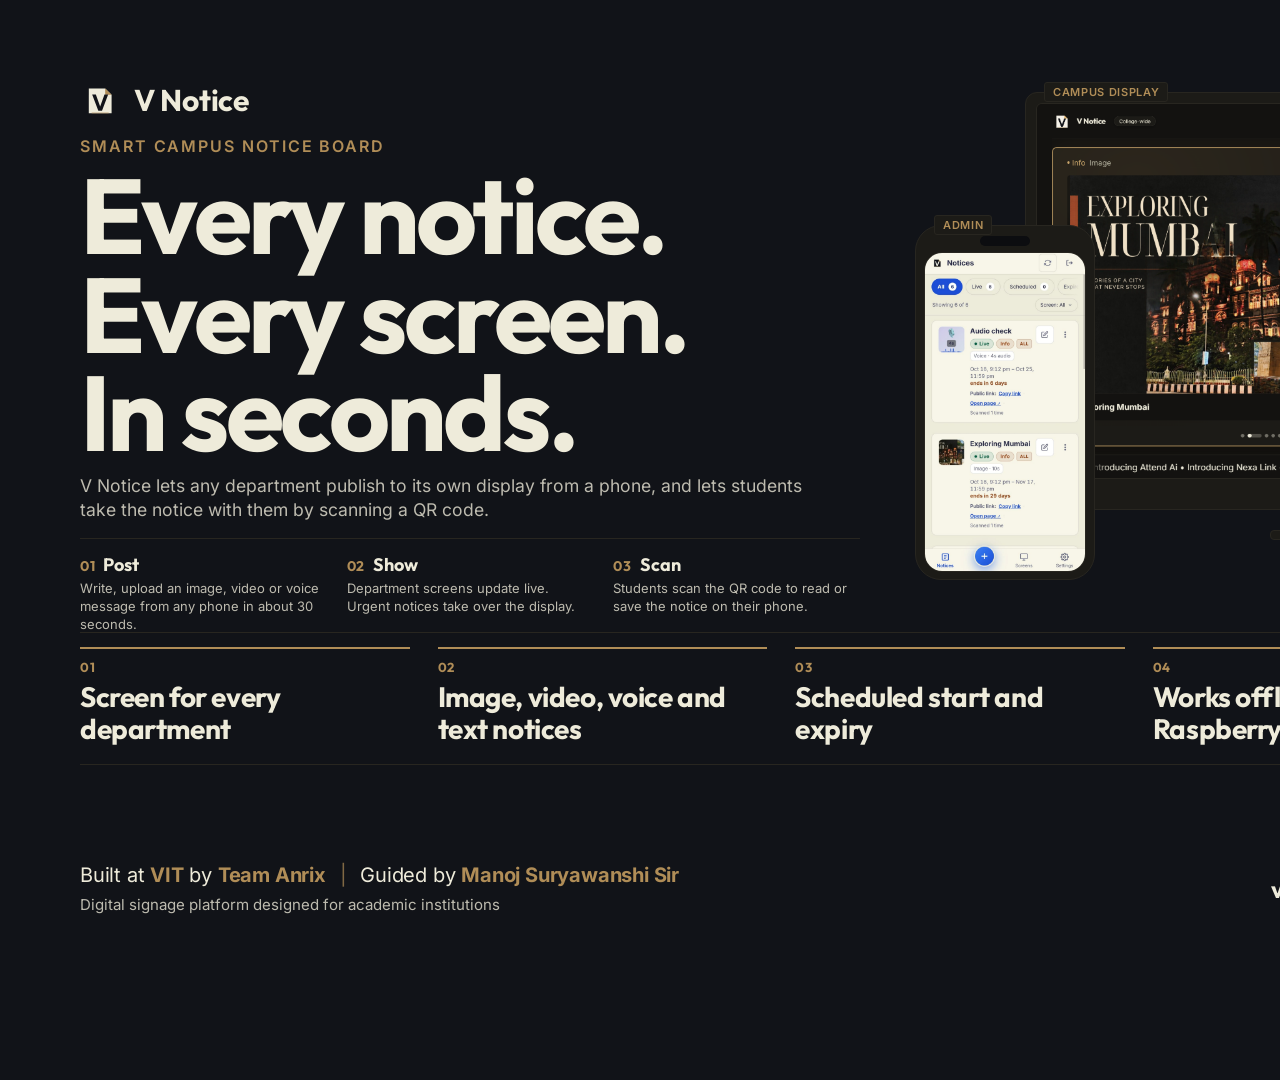
<file: assets/poster/index.html>
<!DOCTYPE html>
<html lang="en">
<head>
  <meta charset="UTF-8">
  <title>V Notice Exhibition Poster</title>
  <!-- Google Fonts fallback -->
  <link rel="preconnect" href="https://fonts.googleapis.com">
  <link rel="preconnect" href="https://fonts.gstatic.com" crossorigin>
  <link href="https://fonts.googleapis.com/css2?family=Inter:wght@400;500;600&family=Outfit:wght@600;700&display=swap" rel="stylesheet">
  <style>
    /* Embedded Brand Fonts */
    @font-face {
      font-family: 'Outfit';
      font-style: normal;
      font-weight: 700;
      font-display: swap;
      src: url('[data-uri]') format('woff2'),
           url('../static/fonts/Outfit-Bold.woff2') format('woff2');
    }
    @font-face {
      font-family: 'Outfit';
      font-style: normal;
      font-weight: 600;
      font-display: swap;
      src: url('[data-uri]') format('woff2'),
           url('../static/fonts/Outfit-Bold.woff2') format('woff2');
    }
    @font-face {
      font-family: 'Outfit';
      font-style: normal;
      font-weight: 400;
      font-display: swap;
      src: url('[data-uri]') format('woff2'),
           url('../static/fonts/Outfit-Regular.woff2') format('woff2');
    }
    @font-face {
      font-family: 'Inter';
      font-style: normal;
      font-weight: 700;
      font-display: swap;
      src: url('[data-uri]') format('woff2'),
           url('../static/fonts/Inter-Bold.woff2') format('woff2');
    }
    @font-face {
      font-family: 'Inter';
      font-style: normal;
      font-weight: 500;
      font-display: swap;
      src: url('[data-uri]') format('woff2'),
           url('../static/fonts/Inter-Regular.woff2') format('woff2');
    }
    @font-face {
      font-family: 'Inter';
      font-style: normal;
      font-weight: 400;
      font-display: swap;
      src: url('[data-uri]') format('woff2'),
           url('../static/fonts/Inter-Regular.woff2') format('woff2');
    }

    /* Print & 16:9 Canvas Setup */
    @page {
      size: 1920px 1080px;
      margin: 0;
    }

    *, *::before, *::after {
      box-sizing: border-box;
      margin: 0;
      padding: 0;
    }

    :root {
      --color-ink: #111318;
      --color-vanilla: #EEEBDA;
      --color-gold: #B08D57;
      --color-panel: #1C1B17;
      --color-panel-border: #282620;
      --color-text-dim: rgba(238, 235, 218, 0.78);
      --font-headline: 'Outfit', -apple-system, BlinkMacSystemFont, 'Segoe UI', Roboto, sans-serif;
      --font-body: 'Inter', -apple-system, BlinkMacSystemFont, 'Segoe UI', Roboto, sans-serif;
    }

    html, body {
      width: 1920px;
      height: 1080px;
      overflow: hidden;
      background-color: var(--color-ink);
      color: var(--color-vanilla);
      font-family: var(--font-body);
      -webkit-font-smoothing: antialiased;
      -moz-osx-font-smoothing: grayscale;
    }

    /* Outer Canvas with 80px Safe Margins */
    .poster-canvas {
      width: 1920px;
      height: 1080px;
      padding: 80px;
      display: flex;
      flex-direction: column;
      justify-content: space-between;
      position: relative;
    }

    /* TOP / MAIN SECTION (520px height): Left 45% (780px), Right 55% (940px) */
    .poster-main {
      width: 1760px;
      height: 520px;
      display: grid;
      grid-template-columns: 780px 940px;
      gap: 40px;
      align-items: start;
    }

    /* LEFT 45% COLUMN */
    .hero-column {
      display: flex;
      flex-direction: column;
      height: 520px;
      justify-content: flex-start;
    }

    /* Logo Header */
    .brand-row {
      display: flex;
      align-items: center;
      gap: 14px;
      margin-bottom: 16px;
    }

    .brand-logo {
      width: 40px;
      height: 40px;
      flex-shrink: 0;
    }

    .brand-name {
      font-family: var(--font-headline);
      font-size: 30px;
      font-weight: 700;
      letter-spacing: -0.01em;
      color: var(--color-vanilla);
    }

    /* Eyebrow */
    .eyebrow {
      font-family: var(--font-body);
      font-size: 16px;
      font-weight: 600;
      letter-spacing: 0.12em;
      text-transform: uppercase;
      color: var(--color-gold);
      margin-bottom: 10px;
    }

    /* Headline (106px, Outfit 700, 3 lines, about 110px) */
    .headline {
      font-family: var(--font-headline);
      font-size: 106px;
      font-weight: 700;
      line-height: 0.93;
      letter-spacing: -0.035em;
      color: var(--color-vanilla);
      margin-bottom: 12px;
    }

    /* Subline */
    .subline {
      font-family: var(--font-body);
      font-size: 17.5px;
      font-weight: 400;
      line-height: 1.38;
      color: var(--color-text-dim);
      margin-bottom: 16px;
      max-width: 740px;
    }

    /* Three-Step Flow */
    .steps-row {
      display: grid;
      grid-template-columns: repeat(3, 1fr);
      gap: 20px;
      padding-top: 14px;
      border-top: 1px solid var(--color-panel-border);
      height: 90px;
    }

    .step-item {
      display: flex;
      flex-direction: column;
      gap: 4px;
    }

    .step-header {
      display: flex;
      align-items: baseline;
      gap: 8px;
    }

    .step-num {
      font-family: var(--font-headline);
      font-size: 14px;
      font-weight: 700;
      color: var(--color-gold);
      letter-spacing: 0.05em;
    }

    .step-label {
      font-family: var(--font-headline);
      font-size: 18px;
      font-weight: 700;
      color: var(--color-vanilla);
    }

    .step-text {
      font-family: var(--font-body);
      font-size: 13px;
      font-weight: 400;
      line-height: 1.38;
      color: var(--color-text-dim);
    }

    /* RIGHT 55% COLUMN: Device Frames (Monitor + Overlapping Phones) */
    .preview-column {
      width: 940px;
      height: 520px;
      position: relative;
    }

    /* Monitor Device Frame (CSS Shapes) */
    .monitor-frame {
      position: absolute;
      top: 12px;
      left: 125px;
      width: 690px;
      background-color: var(--color-panel);
      border: 1px solid var(--color-panel-border);
      border-radius: 12px;
      padding: 10px 10px 16px 10px;
      z-index: 1;
    }

    .monitor-screen {
      width: 668px;
      height: 376px;
      background-color: #0c0d10;
      border: 1px solid var(--color-panel-border);
      border-radius: 6px;
      overflow: hidden;
      display: flex;
      align-items: center;
      justify-content: center;
      position: relative;
    }

    .monitor-chin {
      display: flex;
      justify-content: center;
      align-items: center;
      margin-top: 8px;
      height: 6px;
    }

    .monitor-led {
      width: 4px;
      height: 4px;
      border-radius: 50%;
      background-color: var(--color-gold);
    }

    .monitor-stand-neck {
      width: 60px;
      height: 24px;
      background-color: var(--color-panel);
      border-left: 1px solid var(--color-panel-border);
      border-right: 1px solid var(--color-panel-border);
      margin: 0 auto;
    }

    .monitor-stand-base {
      width: 180px;
      height: 8px;
      background-color: var(--color-panel);
      border: 1px solid var(--color-panel-border);
      border-radius: 4px;
      margin: 0 auto;
    }

    /* Overlapping Phones (CSS Shapes, Left & Right Flanks) */
    .phone-frame {
      position: absolute;
      top: 145px;
      width: 180px;
      height: 355px;
      background-color: var(--color-panel);
      border: 1px solid var(--color-panel-border);
      border-radius: 26px;
      padding: 8px 8px 10px 8px;
    }

    .phone-admin {
      left: 15px;
      z-index: 3;
    }

    .phone-public {
      right: 15px;
      z-index: 4;
    }

    .phone-island {
      width: 50px;
      height: 10px;
      background-color: #0c0d10;
      border-radius: 5px;
      margin: 2px auto 6px auto;
    }

    .phone-screen {
      width: 162px;
      height: 320px;
      background-color: #0c0d10;
      border: 1px solid var(--color-panel-border);
      border-radius: 18px;
      overflow: hidden;
      display: flex;
      align-items: center;
      justify-content: center;
      position: relative;
    }

    /* Screenshot Images */
    .device-img {
      width: 100%;
      height: 100%;
      object-fit: cover;
      display: block;
    }

    /* Grey Placeholder Boxes for Missing Screenshots */
    .screen-placeholder {
      width: 100%;
      height: 100%;
      background-color: #161512;
      border: 1px dashed rgba(176, 141, 87, 0.4);
      display: flex;
      flex-direction: column;
      align-items: center;
      justify-content: center;
      padding: 14px;
      text-align: center;
      gap: 6px;
    }

    .placeholder-badge {
      font-family: var(--font-body);
      font-size: 11px;
      font-weight: 600;
      letter-spacing: 0.08em;
      text-transform: uppercase;
      color: var(--color-gold);
    }

    .placeholder-filename {
      font-family: var(--font-headline);
      font-size: 14px;
      font-weight: 700;
      color: var(--color-vanilla);
      word-break: break-all;
    }

    .placeholder-hint {
      font-family: var(--font-body);
      font-size: 11px;
      font-weight: 400;
      color: var(--color-text-dim);
      line-height: 1.35;
      max-width: 210px;
    }

    /* Device Caption Badges */
    .device-badge {
      position: absolute;
      top: -11px;
      left: 18px;
      background-color: var(--color-panel);
      border: 1px solid var(--color-panel-border);
      border-radius: 3px;
      padding: 2px 8px;
      font-family: var(--font-body);
      font-size: 11px;
      font-weight: 600;
      letter-spacing: 0.06em;
      text-transform: uppercase;
      color: var(--color-gold);
      z-index: 5;
    }

    /* BOTTOM STRIP: Five Feature Points in One Row (>= 28px text) */
    .features-strip {
      width: 1760px;
      height: 100px;
      display: grid;
      grid-template-columns: repeat(5, 1fr);
      gap: 28px;
      border-top: 1px solid var(--color-panel-border);
      padding-top: 14px;
    }

    .feature-point {
      display: flex;
      flex-direction: column;
      gap: 6px;
      border-top: 2px solid var(--color-gold);
      padding-top: 10px;
    }

    .feature-index {
      font-family: var(--font-headline);
      font-size: 13px;
      font-weight: 700;
      color: var(--color-gold);
      letter-spacing: 0.05em;
    }

    .feature-text {
      font-family: var(--font-headline);
      font-size: 28px;
      font-weight: 600;
      line-height: 1.15;
      color: var(--color-vanilla);
      letter-spacing: -0.015em;
    }

    /* FOOTER STRIP (236px height to accommodate 220px QR code cleanly) */
    .poster-footer {
      width: 1760px;
      height: 236px;
      display: flex;
      align-items: center;
      justify-content: space-between;
      border-top: 1px solid var(--color-panel-border);
      padding-top: 12px;
    }

    .footer-credits {
      display: flex;
      flex-direction: column;
      gap: 8px;
    }

    .credit-main {
      font-family: var(--font-body);
      font-size: 20px;
      font-weight: 400;
      color: var(--color-vanilla);
      letter-spacing: -0.01em;
    }

    .credit-highlight {
      color: var(--color-gold);
      font-weight: 700;
    }

    .credit-sep {
      color: var(--color-gold);
      margin: 0 8px;
      opacity: 0.7;
    }

    .credit-sub {
      font-family: var(--font-body);
      font-size: 15px;
      font-weight: 400;
      color: var(--color-text-dim);
    }

    /* QR Code Group */
    .footer-qr-group {
      display: flex;
      align-items: center;
      gap: 24px;
    }

    .qr-text-block {
      display: flex;
      flex-direction: column;
      align-items: flex-end;
      gap: 4px;
      text-align: right;
    }

    .qr-live-label {
      font-family: var(--font-body);
      font-size: 14px;
      font-weight: 600;
      letter-spacing: 0.1em;
      text-transform: uppercase;
      color: var(--color-gold);
    }

    .qr-url {
      font-family: var(--font-headline);
      font-size: 24px;
      font-weight: 700;
      color: var(--color-vanilla);
      letter-spacing: -0.01em;
    }

    .qr-hint {
      font-family: var(--font-body);
      font-size: 13px;
      font-weight: 400;
      color: var(--color-text-dim);
    }

    .qr-image-wrapper {
      width: 220px;
      height: 220px;
      background-color: #FFFFFF;
      border: 1px solid var(--color-panel-border);
      border-radius: 4px;
      display: flex;
      align-items: center;
      justify-content: center;
      padding: 6px;
      flex-shrink: 0;
    }

    .qr-image {
      width: 208px;
      height: 208px;
      display: block;
      image-rendering: pixelated;
    }
  </style>
</head>
<body>
  <div class="poster-canvas">

    <!-- TOP SECTION: Asymmetric Grid (Left 45%, Right 55%) -->
    <div class="poster-main">

      <!-- LEFT COLUMN -->
      <div class="hero-column">
        <!-- Logo Row -->
        <div class="brand-row">
          <svg class="brand-logo" viewBox="0 0 500 500" width="40" height="40" fill="none" aria-label="V Notice Logo">
            <g transform="translate(70, 70)">
              <path d="M40 35 H245 L325 115 V345 H40 Z" fill="#EEEBDA"/>
              <path d="M245 35 V115 H325 Z" fill="#B08D57"/>
              <path d="M82 112 H128 L182 260 L236 112 H282 L205 315 H159 Z" fill="#111318"/>
              <path d="M82 342 H282" stroke="#B08D57" stroke-width="8" stroke-linecap="square"/>
            </g>
          </svg>
          <span class="brand-name">V Notice</span>
        </div>

        <!-- Eyebrow -->
        <div class="eyebrow">Smart campus notice board</div>

        <!-- Headline (92px) -->
        <h1 class="headline">Every notice.<br>Every screen.<br>In seconds.</h1>

        <!-- Subline -->
        <p class="subline">
          V Notice lets any department publish to its own display from a phone, and lets students take the notice with them by scanning a QR code.
        </p>

        <!-- Three-Step Flow -->
        <div class="steps-row">
          <div class="step-item">
            <div class="step-header">
              <span class="step-num">01</span>
              <span class="step-label">Post</span>
            </div>
            <p class="step-text">Write, upload an image, video or voice message from any phone in about 30 seconds.</p>
          </div>
          <div class="step-item">
            <div class="step-header">
              <span class="step-num">02</span>
              <span class="step-label">Show</span>
            </div>
            <p class="step-text">Department screens update live. Urgent notices take over the display.</p>
          </div>
          <div class="step-item">
            <div class="step-header">
              <span class="step-num">03</span>
              <span class="step-label">Scan</span>
            </div>
            <p class="step-text">Students scan the QR code to read or save the notice on their phone.</p>
          </div>
        </div>
      </div>

      <!-- RIGHT COLUMN: CSS Device Frames -->
      <div class="preview-column">

        <!-- Monitor Frame (Display Kiosk) -->
        <div class="monitor-frame">
          <div class="device-badge">Campus Display</div>
          <div class="monitor-screen">
            <img src='screens/display-1080p.png' alt='Kiosk Display' class='device-img'>
          </div>
          <div class="monitor-chin">
            <div class="monitor-led"></div>
          </div>
        </div>
        <div class="monitor-stand-neck" style="position: absolute; top: 426px; left: 440px; z-index: 0;"></div>
        <div class="monitor-stand-base" style="position: absolute; top: 450px; left: 370px; width: 200px; height: 10px; z-index: 0;"></div>

        <!-- Phone 1: Admin Mobile -->
        <div class="phone-frame phone-admin">
          <div class="device-badge">Admin</div>
          <div class="phone-island"></div>
          <div class="phone-screen">
            <img src='screens/admin-mobile.png' alt='Admin Mobile' class='device-img'>
          </div>
        </div>

        <!-- Phone 2: Public Mobile -->
        <div class="phone-frame phone-public">
          <div class="device-badge">Public Page</div>
          <div class="phone-island"></div>
          <div class="phone-screen">
            <img src='screens/public-mobile.png' alt='Public Page Mobile' class='device-img'>
          </div>
        </div>

      </div>

    </div>

    <!-- BOTTOM STRIP: Five Feature Points in One Row (>= 28px text) -->
    <div class="features-strip">
      <div class="feature-point">
        <span class="feature-index">01</span>
        <div class="feature-text">Screen for every department</div>
      </div>
      <div class="feature-point">
        <span class="feature-index">02</span>
        <div class="feature-text">Image, video, voice and text notices</div>
      </div>
      <div class="feature-point">
        <span class="feature-index">03</span>
        <div class="feature-text">Scheduled start and expiry</div>
      </div>
      <div class="feature-point">
        <span class="feature-index">04</span>
        <div class="feature-text">Works offline on a Raspberry Pi</div>
      </div>
      <div class="feature-point">
        <span class="feature-index">05</span>
        <div class="feature-text">Daily national flag screen</div>
      </div>
    </div>

    <!-- FOOTER STRIP -->
    <footer class="poster-footer">
      <div class="footer-credits">
        <div class="credit-main">
          Built at <strong class="credit-highlight">VIT</strong> by <strong class="credit-highlight">Team Anrix</strong> <span class="credit-sep">|</span> Guided by <strong class="credit-highlight">Manoj Suryawanshi Sir</strong>
        </div>
        <div class="credit-sub">
          Digital signage platform designed for academic institutions
        </div>
      </div>

      <div class="footer-qr-group">
        <div class="qr-text-block">
          <div class="qr-live-label">Try it live</div>
          <div class="qr-url">v-notice.onrender.com/admin</div>
          <div class="qr-hint">Scan with your phone camera</div>
        </div>
        <div class="qr-image-wrapper">
          <img class="qr-image" src="[data-uri]" alt="QR Code: https://v-notice.onrender.com/admin" width="208" height="208">
        </div>
      </div>
    </footer>

  </div>
</body>
</html>
</file>
